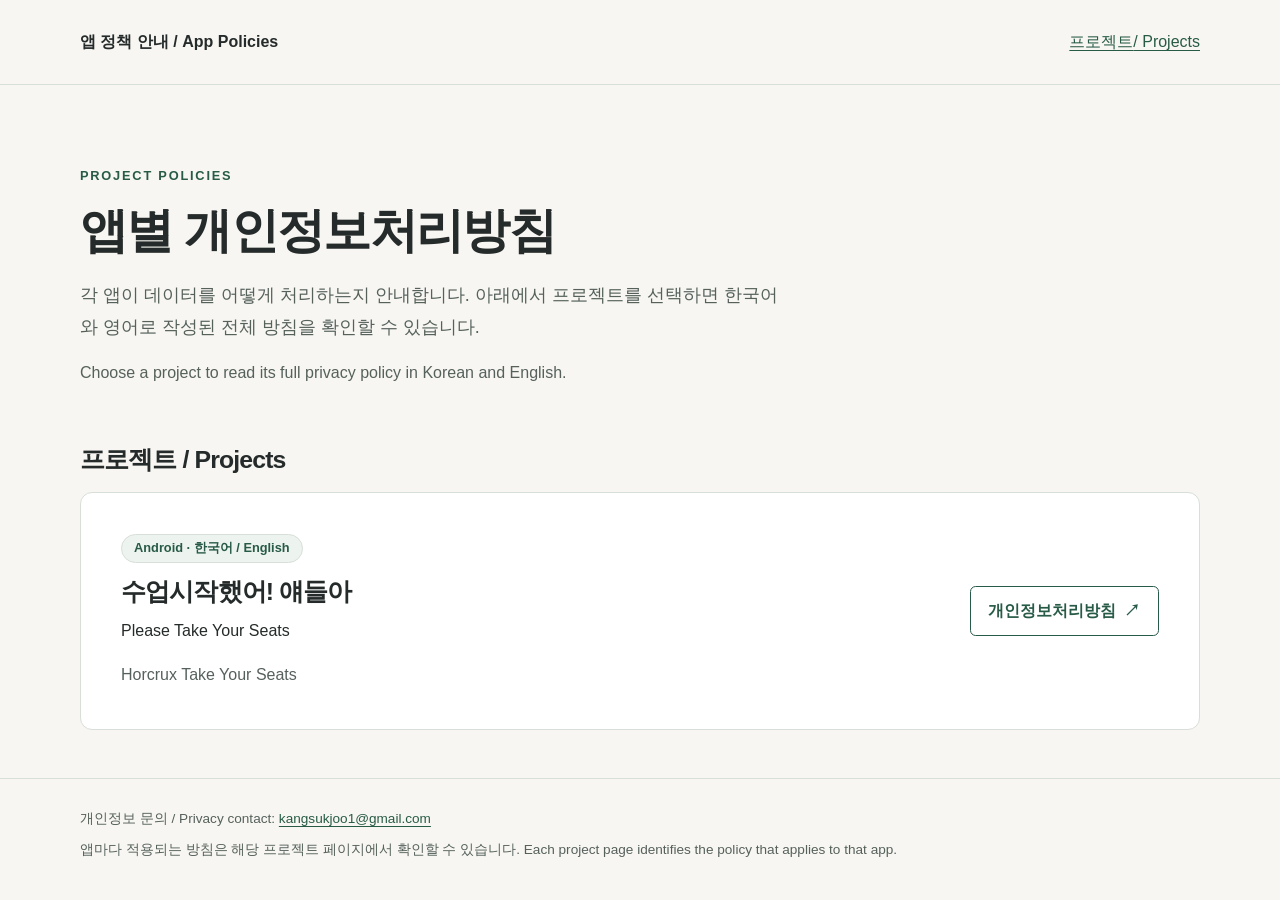
<file: index.html>
<!doctype html>
<html lang="ko">
<head>
  <meta charset="utf-8">
  <meta name="viewport" content="width=device-width, initial-scale=1">
  <meta name="description" content="프로젝트별 개인정보처리방침 안내. App privacy policies in Korean and English.">
  <meta name="referrer" content="no-referrer">
  <meta http-equiv="Content-Security-Policy" content="default-src 'none'; style-src 'self'; base-uri 'none'; form-action 'none'">
  <title>앱 정책 안내 · App Policies</title>
  <link rel="stylesheet" href="assets/styles.css">
</head>
<body id="top">
  <a class="skip-link" href="#main">본문 바로가기</a>
  <header class="site-header">
    <div class="wrap header-row">
      <a class="brand" href="./">앱 정책 안내 <span lang="en">/ App Policies</span></a>
      <nav class="header-links" aria-label="사이트 메뉴">
        <a href="#projects">프로젝트 <span lang="en">/ Projects</span></a>
      </nav>
    </div>
  </header>
  <main class="wrap" id="main">
    <div class="hero">
      <p class="eyebrow" lang="en">Project policies</p>
      <h1>앱별 개인정보처리방침</h1>
      <p class="lead">각 앱이 데이터를 어떻게 처리하는지 안내합니다. 아래에서 프로젝트를 선택하면 한국어와 영어로 작성된 전체 방침을 확인할 수 있습니다.</p>
      <p class="muted" lang="en">Choose a project to read its full privacy policy in Korean and English.</p>
    </div>
    <section id="projects" aria-labelledby="projects-heading">
      <h2 id="projects-heading">프로젝트 <span lang="en">/ Projects</span></h2>
      <ul class="project-list">
        <li class="project-card">
          <div>
            <span class="tag">Android · 한국어 / English</span>
            <h2>수업시작했어! 얘들아</h2>
            <p lang="en">Please Take Your Seats</p>
            <p class="muted" lang="en">Horcrux Take Your Seats</p>
          </div>
          <a class="action" href="take-your-seats/">개인정보처리방침 <span aria-hidden="true">↗</span></a>
        </li>
      </ul>
    </section>
  </main>
  <footer class="site-footer">
    <div class="wrap">
      <p>개인정보 문의 <span lang="en">/ Privacy contact</span>: <a href="mailto:kangsukjoo1@gmail.com">kangsukjoo1@gmail.com</a></p>
      <p>앱마다 적용되는 방침은 해당 프로젝트 페이지에서 확인할 수 있습니다. <span lang="en">Each project page identifies the policy that applies to that app.</span></p>
    </div>
  </footer>
</body>
</html>
</file>
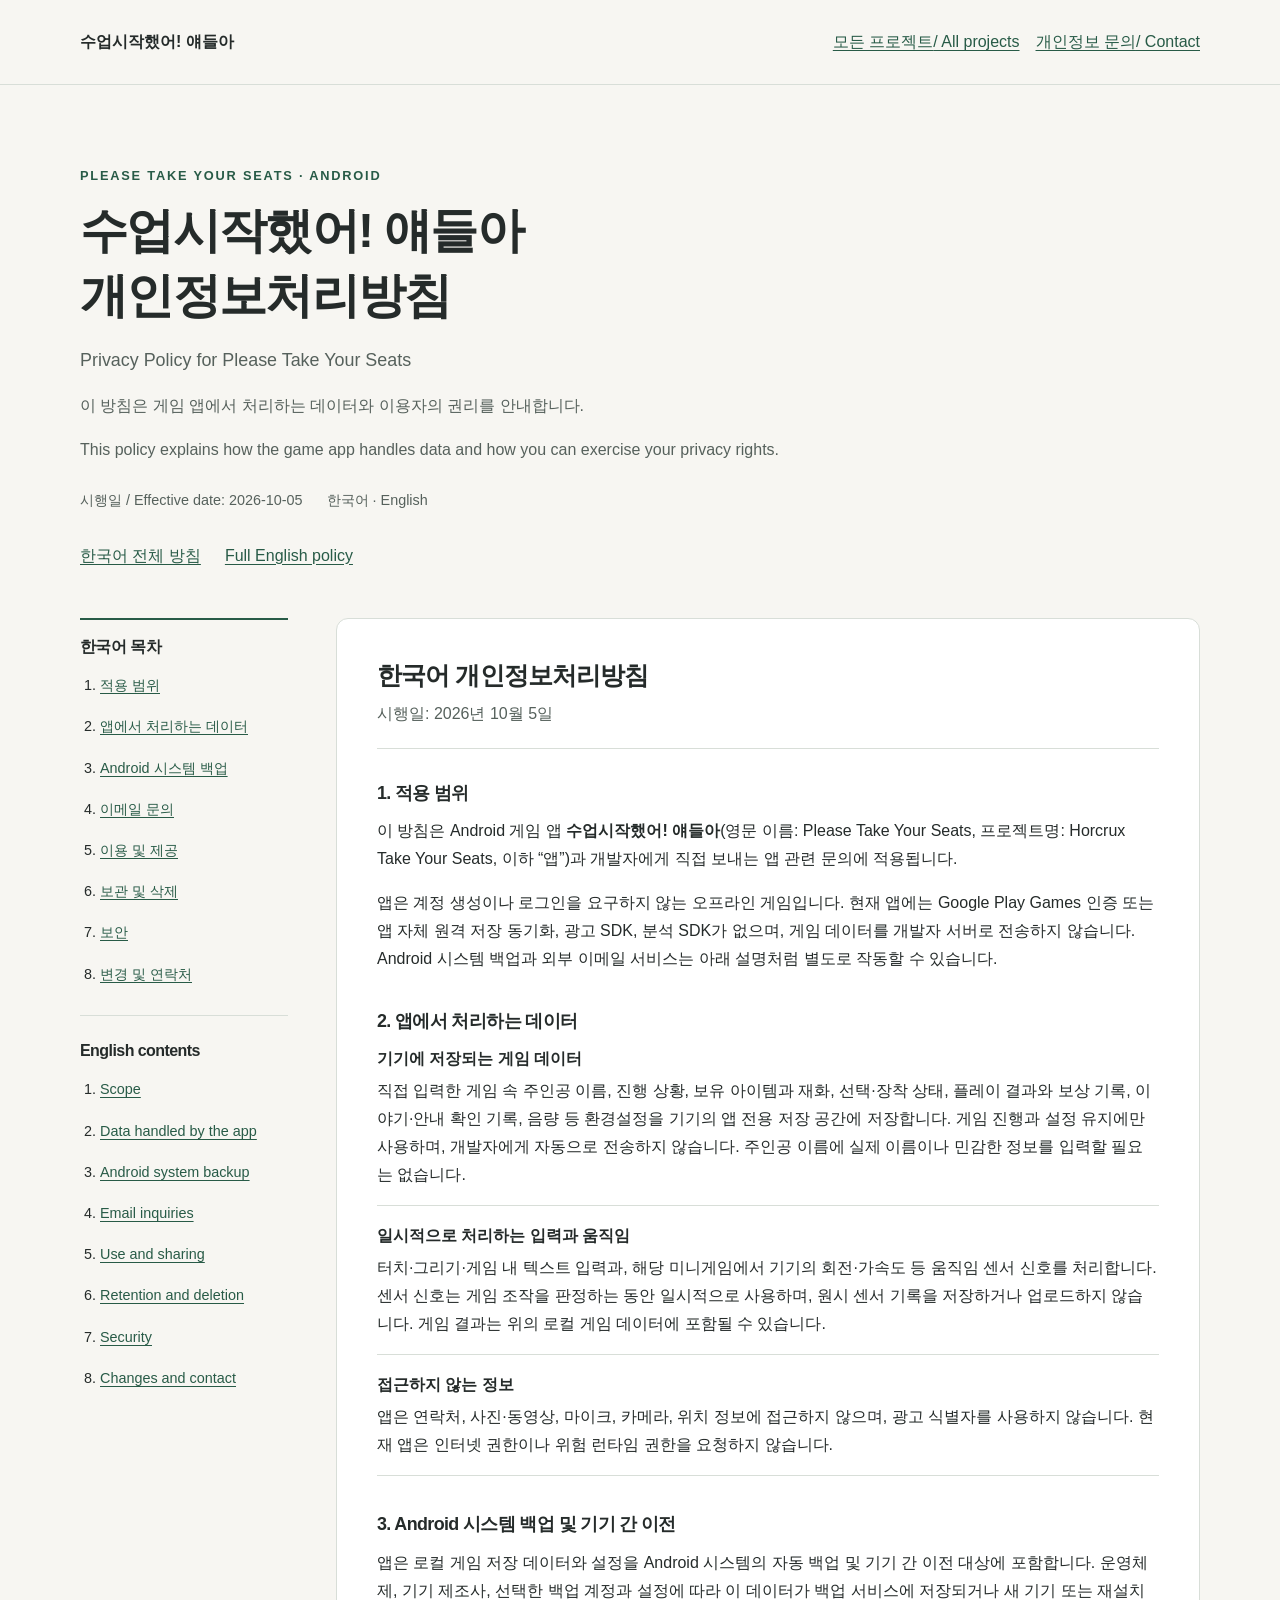
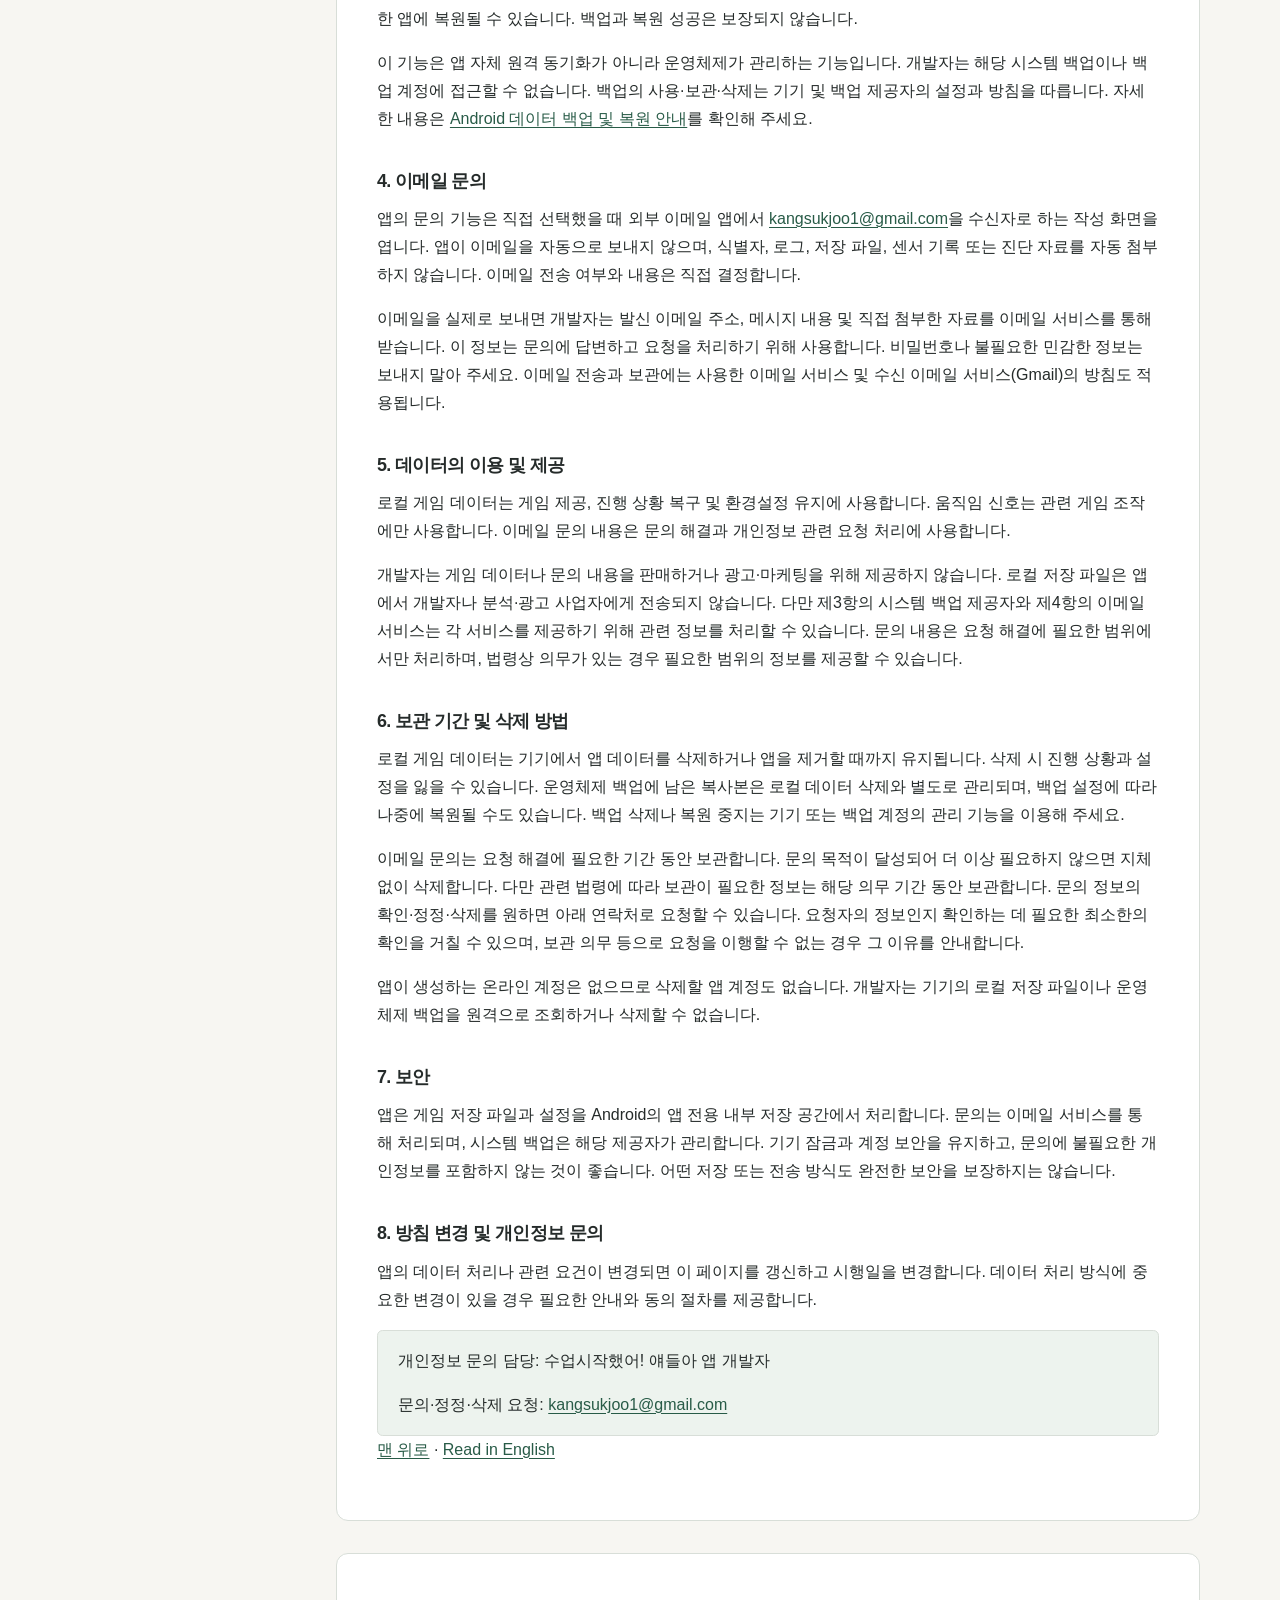
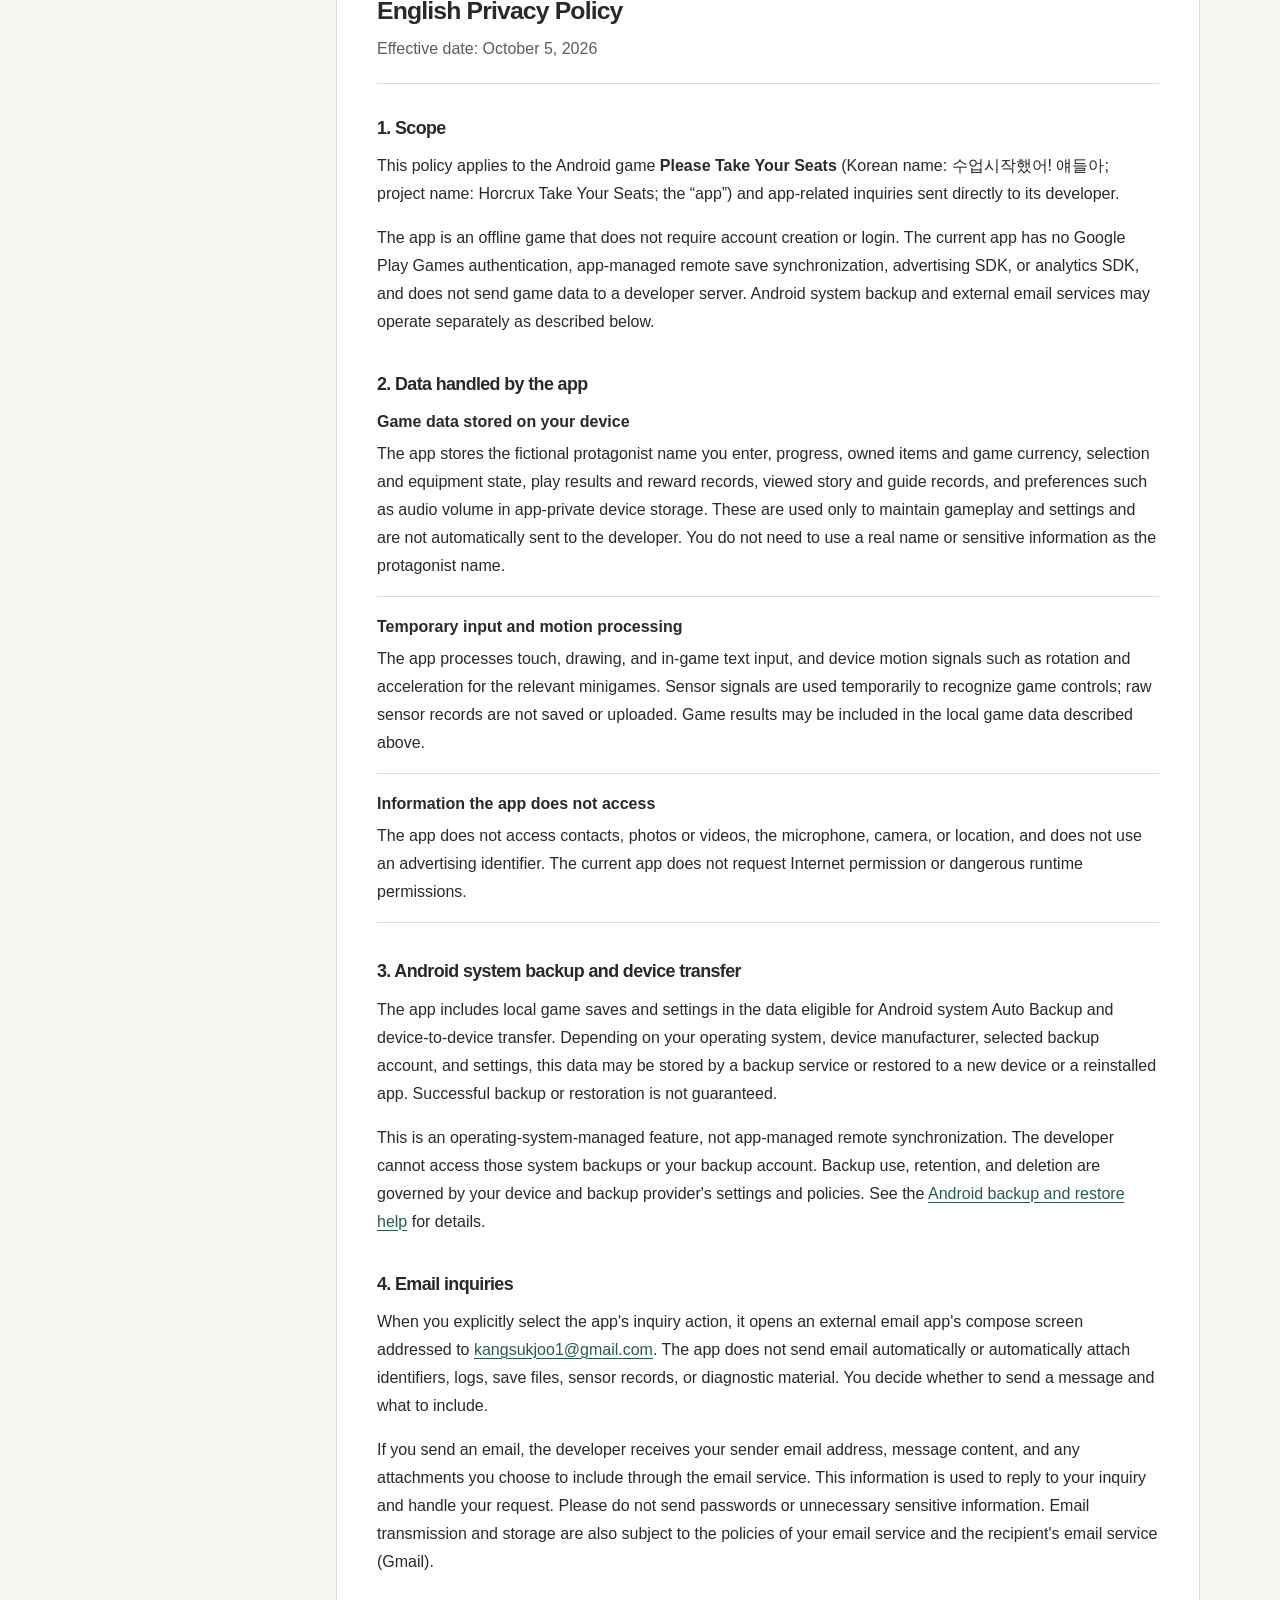
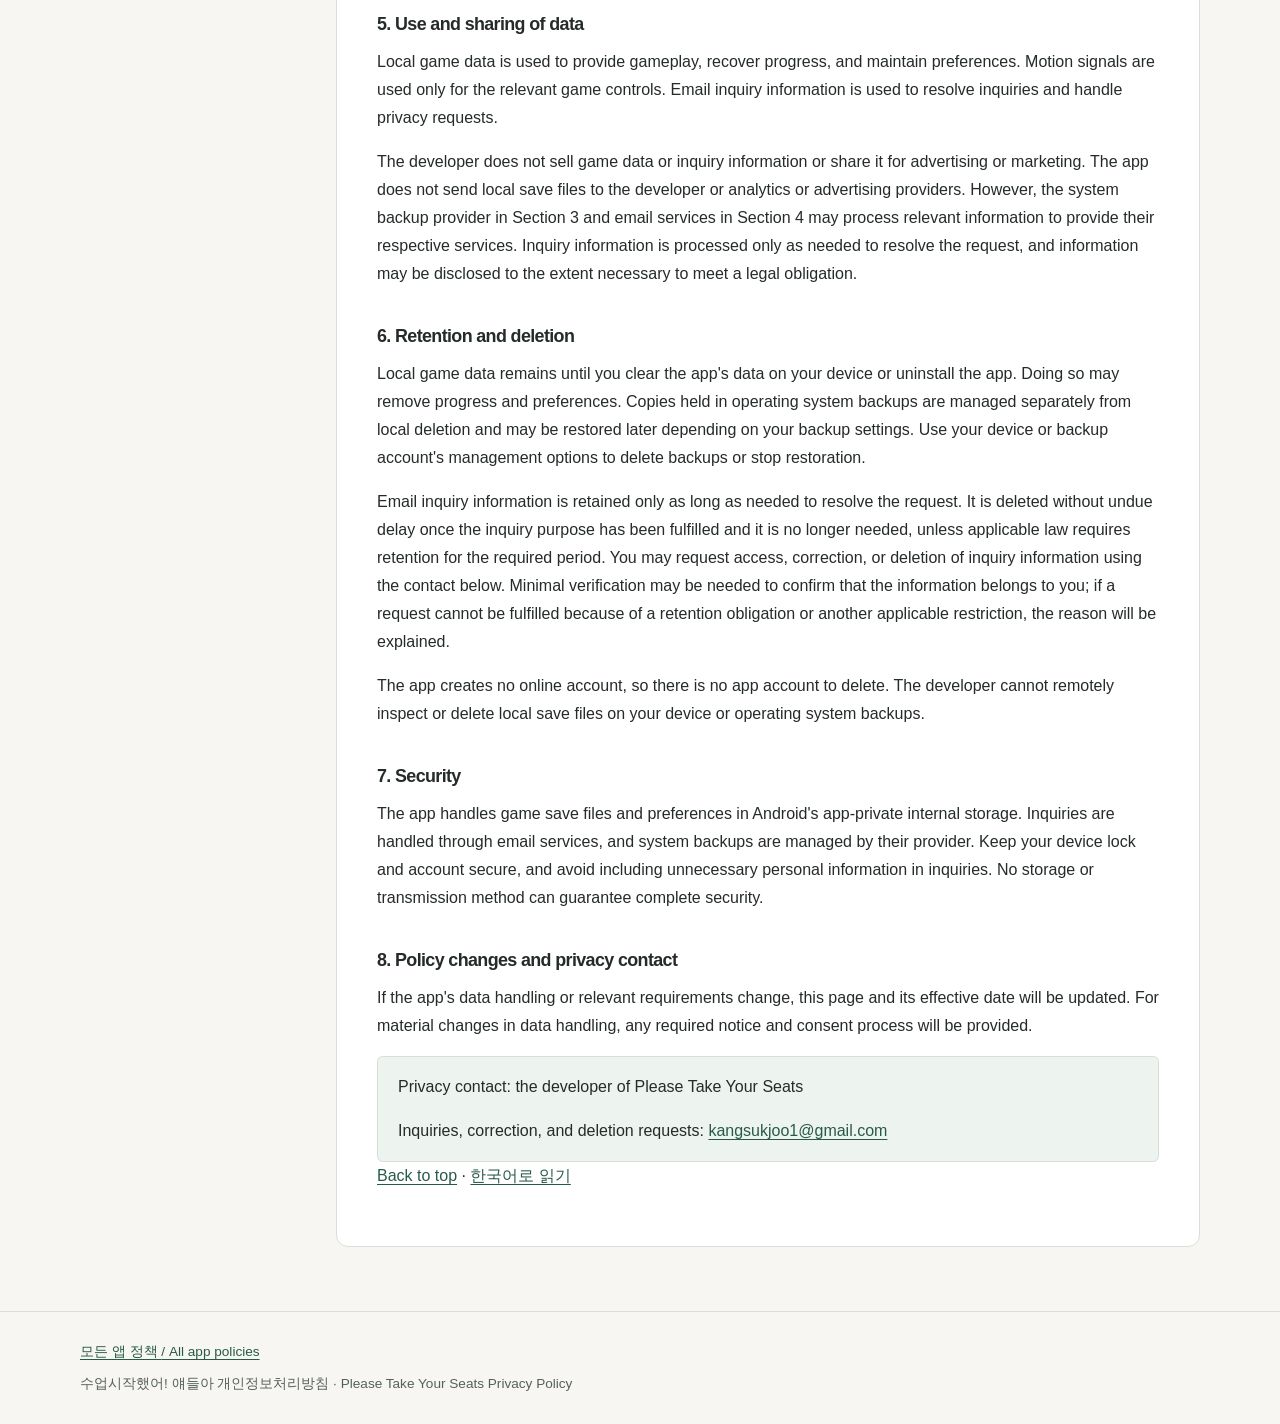
<file: take-your-seats/index.html>
<!doctype html>
<html lang="ko">
<head>
  <meta charset="utf-8">
  <meta name="viewport" content="width=device-width, initial-scale=1">
  <meta name="description" content="수업시작했어! 얘들아 / Please Take Your Seats 앱의 개인정보처리방침. 로컬 게임 저장, 기기 백업, 이메일 문의와 삭제 방법을 안내합니다.">
  <meta name="referrer" content="no-referrer">
  <meta http-equiv="Content-Security-Policy" content="default-src 'none'; style-src 'self'; base-uri 'none'; form-action 'none'">
  <title>수업시작했어! 얘들아 · 개인정보처리방침</title>
  <link rel="canonical" href="https://sudorepository.github.io/take-your-seats/">
  <link rel="stylesheet" href="../assets/styles.css">
</head>
<body id="top">
  <a class="skip-link" href="#main">본문 바로가기</a>
  <header class="site-header">
    <div class="wrap header-row">
      <a class="brand" href="./">수업시작했어! 얘들아</a>
      <nav class="header-links" aria-label="사이트 메뉴">
        <a href="../#projects">모든 프로젝트 <span lang="en">/ All projects</span></a>
        <a href="#ko-contact">개인정보 문의 <span lang="en">/ Contact</span></a>
      </nav>
    </div>
  </header>
  <main class="wrap" id="main">
    <div class="hero">
      <p class="eyebrow" lang="en">Please Take Your Seats · Android</p>
      <h1>수업시작했어! 얘들아<br>개인정보처리방침</h1>
      <p class="lead" lang="en">Privacy Policy for Please Take Your Seats</p>
      <p class="muted">이 방침은 게임 앱에서 처리하는 데이터와 이용자의 권리를 안내합니다.</p>
      <p class="muted" lang="en">This policy explains how the game app handles data and how you can exercise your privacy rights.</p>
      <div class="meta">
        <span>시행일 <span lang="en">/ Effective date</span>: <time datetime="2026-10-05">2026-10-05</time></span>
        <span>한국어 · <span lang="en">English</span></span>
      </div>
      <nav class="language-links" aria-label="방침 언어 / Policy language">
        <a href="#korean" lang="ko" hreflang="ko">한국어 전체 방침</a>
        <a href="#english" lang="en" hreflang="en">Full English policy</a>
      </nav>
    </div>
    <div class="policy-layout">
      <nav class="policy-nav" aria-label="방침 목차 / Policy contents">
        <div class="nav-group" lang="ko">
          <h2>한국어 목차</h2>
          <ol>
            <li><a href="#ko-scope">적용 범위</a></li>
            <li><a href="#ko-data">앱에서 처리하는 데이터</a></li>
            <li><a href="#ko-backup">Android 시스템 백업</a></li>
            <li><a href="#ko-email">이메일 문의</a></li>
            <li><a href="#ko-sharing">이용 및 제공</a></li>
            <li><a href="#ko-deletion">보관 및 삭제</a></li>
            <li><a href="#ko-security">보안</a></li>
            <li><a href="#ko-contact">변경 및 연락처</a></li>
          </ol>
        </div>
        <div class="nav-group" lang="en">
          <h2>English contents</h2>
          <ol>
            <li><a href="#en-scope">Scope</a></li>
            <li><a href="#en-data">Data handled by the app</a></li>
            <li><a href="#en-backup">Android system backup</a></li>
            <li><a href="#en-email">Email inquiries</a></li>
            <li><a href="#en-sharing">Use and sharing</a></li>
            <li><a href="#en-deletion">Retention and deletion</a></li>
            <li><a href="#en-security">Security</a></li>
            <li><a href="#en-contact">Changes and contact</a></li>
          </ol>
        </div>
      </nav>
      <div class="policy-body">
        <article class="policy-language" id="korean" lang="ko" aria-labelledby="korean-heading">
          <header class="language-heading">
            <h2 id="korean-heading">한국어 개인정보처리방침</h2>
            <p class="muted">시행일: 2026년 10월 5일</p>
          </header>
          <section class="policy-section" id="ko-scope" aria-labelledby="ko-scope-heading">
            <h3 id="ko-scope-heading">1. 적용 범위</h3>
            <p>이 방침은 Android 게임 앱 <strong>수업시작했어! 얘들아</strong>(영문 이름: <span lang="en">Please Take Your Seats</span>, 프로젝트명: <span lang="en">Horcrux Take Your Seats</span>, 이하 “앱”)과 개발자에게 직접 보내는 앱 관련 문의에 적용됩니다.</p>
            <p>앱은 계정 생성이나 로그인을 요구하지 않는 오프라인 게임입니다. 현재 앱에는 Google Play Games 인증 또는 앱 자체 원격 저장 동기화, 광고 SDK, 분석 SDK가 없으며, 게임 데이터를 개발자 서버로 전송하지 않습니다. Android 시스템 백업과 외부 이메일 서비스는 아래 설명처럼 별도로 작동할 수 있습니다.</p>
          </section>
          <section class="policy-section" id="ko-data" aria-labelledby="ko-data-heading">
            <h3 id="ko-data-heading">2. 앱에서 처리하는 데이터</h3>
            <dl class="data-list">
              <div><dt>기기에 저장되는 게임 데이터</dt><dd>직접 입력한 게임 속 주인공 이름, 진행 상황, 보유 아이템과 재화, 선택·장착 상태, 플레이 결과와 보상 기록, 이야기·안내 확인 기록, 음량 등 환경설정을 기기의 앱 전용 저장 공간에 저장합니다. 게임 진행과 설정 유지에만 사용하며, 개발자에게 자동으로 전송하지 않습니다. 주인공 이름에 실제 이름이나 민감한 정보를 입력할 필요는 없습니다.</dd></div>
              <div><dt>일시적으로 처리하는 입력과 움직임</dt><dd>터치·그리기·게임 내 텍스트 입력과, 해당 미니게임에서 기기의 회전·가속도 등 움직임 센서 신호를 처리합니다. 센서 신호는 게임 조작을 판정하는 동안 일시적으로 사용하며, 원시 센서 기록을 저장하거나 업로드하지 않습니다. 게임 결과는 위의 로컬 게임 데이터에 포함될 수 있습니다.</dd></div>
              <div><dt>접근하지 않는 정보</dt><dd>앱은 연락처, 사진·동영상, 마이크, 카메라, 위치 정보에 접근하지 않으며, 광고 식별자를 사용하지 않습니다. 현재 앱은 인터넷 권한이나 위험 런타임 권한을 요청하지 않습니다.</dd></div>
            </dl>
          </section>
          <section class="policy-section" id="ko-backup" aria-labelledby="ko-backup-heading">
            <h3 id="ko-backup-heading">3. Android 시스템 백업 및 기기 간 이전</h3>
            <p>앱은 로컬 게임 저장 데이터와 설정을 Android 시스템의 자동 백업 및 기기 간 이전 대상에 포함합니다. 운영체제, 기기 제조사, 선택한 백업 계정과 설정에 따라 이 데이터가 백업 서비스에 저장되거나 새 기기 또는 재설치한 앱에 복원될 수 있습니다. 백업과 복원 성공은 보장되지 않습니다.</p>
            <p>이 기능은 앱 자체 원격 동기화가 아니라 운영체제가 관리하는 기능입니다. 개발자는 해당 시스템 백업이나 백업 계정에 접근할 수 없습니다. 백업의 사용·보관·삭제는 기기 및 백업 제공자의 설정과 방침을 따릅니다. 자세한 내용은 <a href="https://support.google.com/android/answer/2819582?hl=ko">Android 데이터 백업 및 복원 안내</a>를 확인해 주세요.</p>
          </section>
          <section class="policy-section" id="ko-email" aria-labelledby="ko-email-heading">
            <h3 id="ko-email-heading">4. 이메일 문의</h3>
            <p>앱의 문의 기능은 직접 선택했을 때 외부 이메일 앱에서 <a href="mailto:kangsukjoo1@gmail.com">kangsukjoo1@gmail.com</a>을 수신자로 하는 작성 화면을 엽니다. 앱이 이메일을 자동으로 보내지 않으며, 식별자, 로그, 저장 파일, 센서 기록 또는 진단 자료를 자동 첨부하지 않습니다. 이메일 전송 여부와 내용은 직접 결정합니다.</p>
            <p>이메일을 실제로 보내면 개발자는 발신 이메일 주소, 메시지 내용 및 직접 첨부한 자료를 이메일 서비스를 통해 받습니다. 이 정보는 문의에 답변하고 요청을 처리하기 위해 사용합니다. 비밀번호나 불필요한 민감한 정보는 보내지 말아 주세요. 이메일 전송과 보관에는 사용한 이메일 서비스 및 수신 이메일 서비스(Gmail)의 방침도 적용됩니다.</p>
          </section>
          <section class="policy-section" id="ko-sharing" aria-labelledby="ko-sharing-heading">
            <h3 id="ko-sharing-heading">5. 데이터의 이용 및 제공</h3>
            <p>로컬 게임 데이터는 게임 제공, 진행 상황 복구 및 환경설정 유지에 사용합니다. 움직임 신호는 관련 게임 조작에만 사용합니다. 이메일 문의 내용은 문의 해결과 개인정보 관련 요청 처리에 사용합니다.</p>
            <p>개발자는 게임 데이터나 문의 내용을 판매하거나 광고·마케팅을 위해 제공하지 않습니다. 로컬 저장 파일은 앱에서 개발자나 분석·광고 사업자에게 전송되지 않습니다. 다만 제3항의 시스템 백업 제공자와 제4항의 이메일 서비스는 각 서비스를 제공하기 위해 관련 정보를 처리할 수 있습니다. 문의 내용은 요청 해결에 필요한 범위에서만 처리하며, 법령상 의무가 있는 경우 필요한 범위의 정보를 제공할 수 있습니다.</p>
          </section>
          <section class="policy-section" id="ko-deletion" aria-labelledby="ko-deletion-heading">
            <h3 id="ko-deletion-heading">6. 보관 기간 및 삭제 방법</h3>
            <p>로컬 게임 데이터는 기기에서 앱 데이터를 삭제하거나 앱을 제거할 때까지 유지됩니다. 삭제 시 진행 상황과 설정을 잃을 수 있습니다. 운영체제 백업에 남은 복사본은 로컬 데이터 삭제와 별도로 관리되며, 백업 설정에 따라 나중에 복원될 수도 있습니다. 백업 삭제나 복원 중지는 기기 또는 백업 계정의 관리 기능을 이용해 주세요.</p>
            <p>이메일 문의는 요청 해결에 필요한 기간 동안 보관합니다. 문의 목적이 달성되어 더 이상 필요하지 않으면 지체 없이 삭제합니다. 다만 관련 법령에 따라 보관이 필요한 정보는 해당 의무 기간 동안 보관합니다. 문의 정보의 확인·정정·삭제를 원하면 아래 연락처로 요청할 수 있습니다. 요청자의 정보인지 확인하는 데 필요한 최소한의 확인을 거칠 수 있으며, 보관 의무 등으로 요청을 이행할 수 없는 경우 그 이유를 안내합니다.</p>
            <p>앱이 생성하는 온라인 계정은 없으므로 삭제할 앱 계정도 없습니다. 개발자는 기기의 로컬 저장 파일이나 운영체제 백업을 원격으로 조회하거나 삭제할 수 없습니다.</p>
          </section>
          <section class="policy-section" id="ko-security" aria-labelledby="ko-security-heading">
            <h3 id="ko-security-heading">7. 보안</h3>
            <p>앱은 게임 저장 파일과 설정을 Android의 앱 전용 내부 저장 공간에서 처리합니다. 문의는 이메일 서비스를 통해 처리되며, 시스템 백업은 해당 제공자가 관리합니다. 기기 잠금과 계정 보안을 유지하고, 문의에 불필요한 개인정보를 포함하지 않는 것이 좋습니다. 어떤 저장 또는 전송 방식도 완전한 보안을 보장하지는 않습니다.</p>
          </section>
          <section class="policy-section" id="ko-contact" aria-labelledby="ko-contact-heading">
            <h3 id="ko-contact-heading">8. 방침 변경 및 개인정보 문의</h3>
            <p>앱의 데이터 처리나 관련 요건이 변경되면 이 페이지를 갱신하고 시행일을 변경합니다. 데이터 처리 방식에 중요한 변경이 있을 경우 필요한 안내와 동의 절차를 제공합니다.</p>
            <div class="contact-box">
              <p>개인정보 문의 담당: 수업시작했어! 얘들아 앱 개발자</p>
              <p>문의·정정·삭제 요청: <a href="mailto:kangsukjoo1@gmail.com">kangsukjoo1@gmail.com</a></p>
            </div>
          </section>
          <p class="back-to-top"><a href="#top">맨 위로</a> · <a href="#english" lang="en">Read in English</a></p>
        </article>
        <article class="policy-language" id="english" lang="en" aria-labelledby="english-heading">
          <header class="language-heading">
            <h2 id="english-heading">English Privacy Policy</h2>
            <p class="muted">Effective date: October 5, 2026</p>
          </header>
          <section class="policy-section" id="en-scope" aria-labelledby="en-scope-heading">
            <h3 id="en-scope-heading">1. Scope</h3>
            <p>This policy applies to the Android game <strong>Please Take Your Seats</strong> (Korean name: <span lang="ko">수업시작했어! 얘들아</span>; project name: Horcrux Take Your Seats; the “app”) and app-related inquiries sent directly to its developer.</p>
            <p>The app is an offline game that does not require account creation or login. The current app has no Google Play Games authentication, app-managed remote save synchronization, advertising SDK, or analytics SDK, and does not send game data to a developer server. Android system backup and external email services may operate separately as described below.</p>
          </section>
          <section class="policy-section" id="en-data" aria-labelledby="en-data-heading">
            <h3 id="en-data-heading">2. Data handled by the app</h3>
            <dl class="data-list">
              <div><dt>Game data stored on your device</dt><dd>The app stores the fictional protagonist name you enter, progress, owned items and game currency, selection and equipment state, play results and reward records, viewed story and guide records, and preferences such as audio volume in app-private device storage. These are used only to maintain gameplay and settings and are not automatically sent to the developer. You do not need to use a real name or sensitive information as the protagonist name.</dd></div>
              <div><dt>Temporary input and motion processing</dt><dd>The app processes touch, drawing, and in-game text input, and device motion signals such as rotation and acceleration for the relevant minigames. Sensor signals are used temporarily to recognize game controls; raw sensor records are not saved or uploaded. Game results may be included in the local game data described above.</dd></div>
              <div><dt>Information the app does not access</dt><dd>The app does not access contacts, photos or videos, the microphone, camera, or location, and does not use an advertising identifier. The current app does not request Internet permission or dangerous runtime permissions.</dd></div>
            </dl>
          </section>
          <section class="policy-section" id="en-backup" aria-labelledby="en-backup-heading">
            <h3 id="en-backup-heading">3. Android system backup and device transfer</h3>
            <p>The app includes local game saves and settings in the data eligible for Android system Auto Backup and device-to-device transfer. Depending on your operating system, device manufacturer, selected backup account, and settings, this data may be stored by a backup service or restored to a new device or a reinstalled app. Successful backup or restoration is not guaranteed.</p>
            <p>This is an operating-system-managed feature, not app-managed remote synchronization. The developer cannot access those system backups or your backup account. Backup use, retention, and deletion are governed by your device and backup provider's settings and policies. See the <a href="https://support.google.com/android/answer/2819582?hl=en">Android backup and restore help</a> for details.</p>
          </section>
          <section class="policy-section" id="en-email" aria-labelledby="en-email-heading">
            <h3 id="en-email-heading">4. Email inquiries</h3>
            <p>When you explicitly select the app's inquiry action, it opens an external email app's compose screen addressed to <a href="mailto:kangsukjoo1@gmail.com">kangsukjoo1@gmail.com</a>. The app does not send email automatically or automatically attach identifiers, logs, save files, sensor records, or diagnostic material. You decide whether to send a message and what to include.</p>
            <p>If you send an email, the developer receives your sender email address, message content, and any attachments you choose to include through the email service. This information is used to reply to your inquiry and handle your request. Please do not send passwords or unnecessary sensitive information. Email transmission and storage are also subject to the policies of your email service and the recipient's email service (Gmail).</p>
          </section>
          <section class="policy-section" id="en-sharing" aria-labelledby="en-sharing-heading">
            <h3 id="en-sharing-heading">5. Use and sharing of data</h3>
            <p>Local game data is used to provide gameplay, recover progress, and maintain preferences. Motion signals are used only for the relevant game controls. Email inquiry information is used to resolve inquiries and handle privacy requests.</p>
            <p>The developer does not sell game data or inquiry information or share it for advertising or marketing. The app does not send local save files to the developer or analytics or advertising providers. However, the system backup provider in Section 3 and email services in Section 4 may process relevant information to provide their respective services. Inquiry information is processed only as needed to resolve the request, and information may be disclosed to the extent necessary to meet a legal obligation.</p>
          </section>
          <section class="policy-section" id="en-deletion" aria-labelledby="en-deletion-heading">
            <h3 id="en-deletion-heading">6. Retention and deletion</h3>
            <p>Local game data remains until you clear the app's data on your device or uninstall the app. Doing so may remove progress and preferences. Copies held in operating system backups are managed separately from local deletion and may be restored later depending on your backup settings. Use your device or backup account's management options to delete backups or stop restoration.</p>
            <p>Email inquiry information is retained only as long as needed to resolve the request. It is deleted without undue delay once the inquiry purpose has been fulfilled and it is no longer needed, unless applicable law requires retention for the required period. You may request access, correction, or deletion of inquiry information using the contact below. Minimal verification may be needed to confirm that the information belongs to you; if a request cannot be fulfilled because of a retention obligation or another applicable restriction, the reason will be explained.</p>
            <p>The app creates no online account, so there is no app account to delete. The developer cannot remotely inspect or delete local save files on your device or operating system backups.</p>
          </section>
          <section class="policy-section" id="en-security" aria-labelledby="en-security-heading">
            <h3 id="en-security-heading">7. Security</h3>
            <p>The app handles game save files and preferences in Android's app-private internal storage. Inquiries are handled through email services, and system backups are managed by their provider. Keep your device lock and account secure, and avoid including unnecessary personal information in inquiries. No storage or transmission method can guarantee complete security.</p>
          </section>
          <section class="policy-section" id="en-contact" aria-labelledby="en-contact-heading">
            <h3 id="en-contact-heading">8. Policy changes and privacy contact</h3>
            <p>If the app's data handling or relevant requirements change, this page and its effective date will be updated. For material changes in data handling, any required notice and consent process will be provided.</p>
            <div class="contact-box">
              <p>Privacy contact: the developer of Please Take Your Seats</p>
              <p>Inquiries, correction, and deletion requests: <a href="mailto:kangsukjoo1@gmail.com">kangsukjoo1@gmail.com</a></p>
            </div>
          </section>
          <p class="back-to-top"><a href="#top">Back to top</a> · <a href="#korean" lang="ko">한국어로 읽기</a></p>
        </article>
      </div>
    </div>
  </main>
  <footer class="site-footer">
    <div class="wrap">
      <p><a href="../">모든 앱 정책 <span lang="en">/ All app policies</span></a></p>
      <p>수업시작했어! 얘들아 개인정보처리방침 · <span lang="en">Please Take Your Seats Privacy Policy</span></p>
    </div>
  </footer>
</body>
</html>
</file>
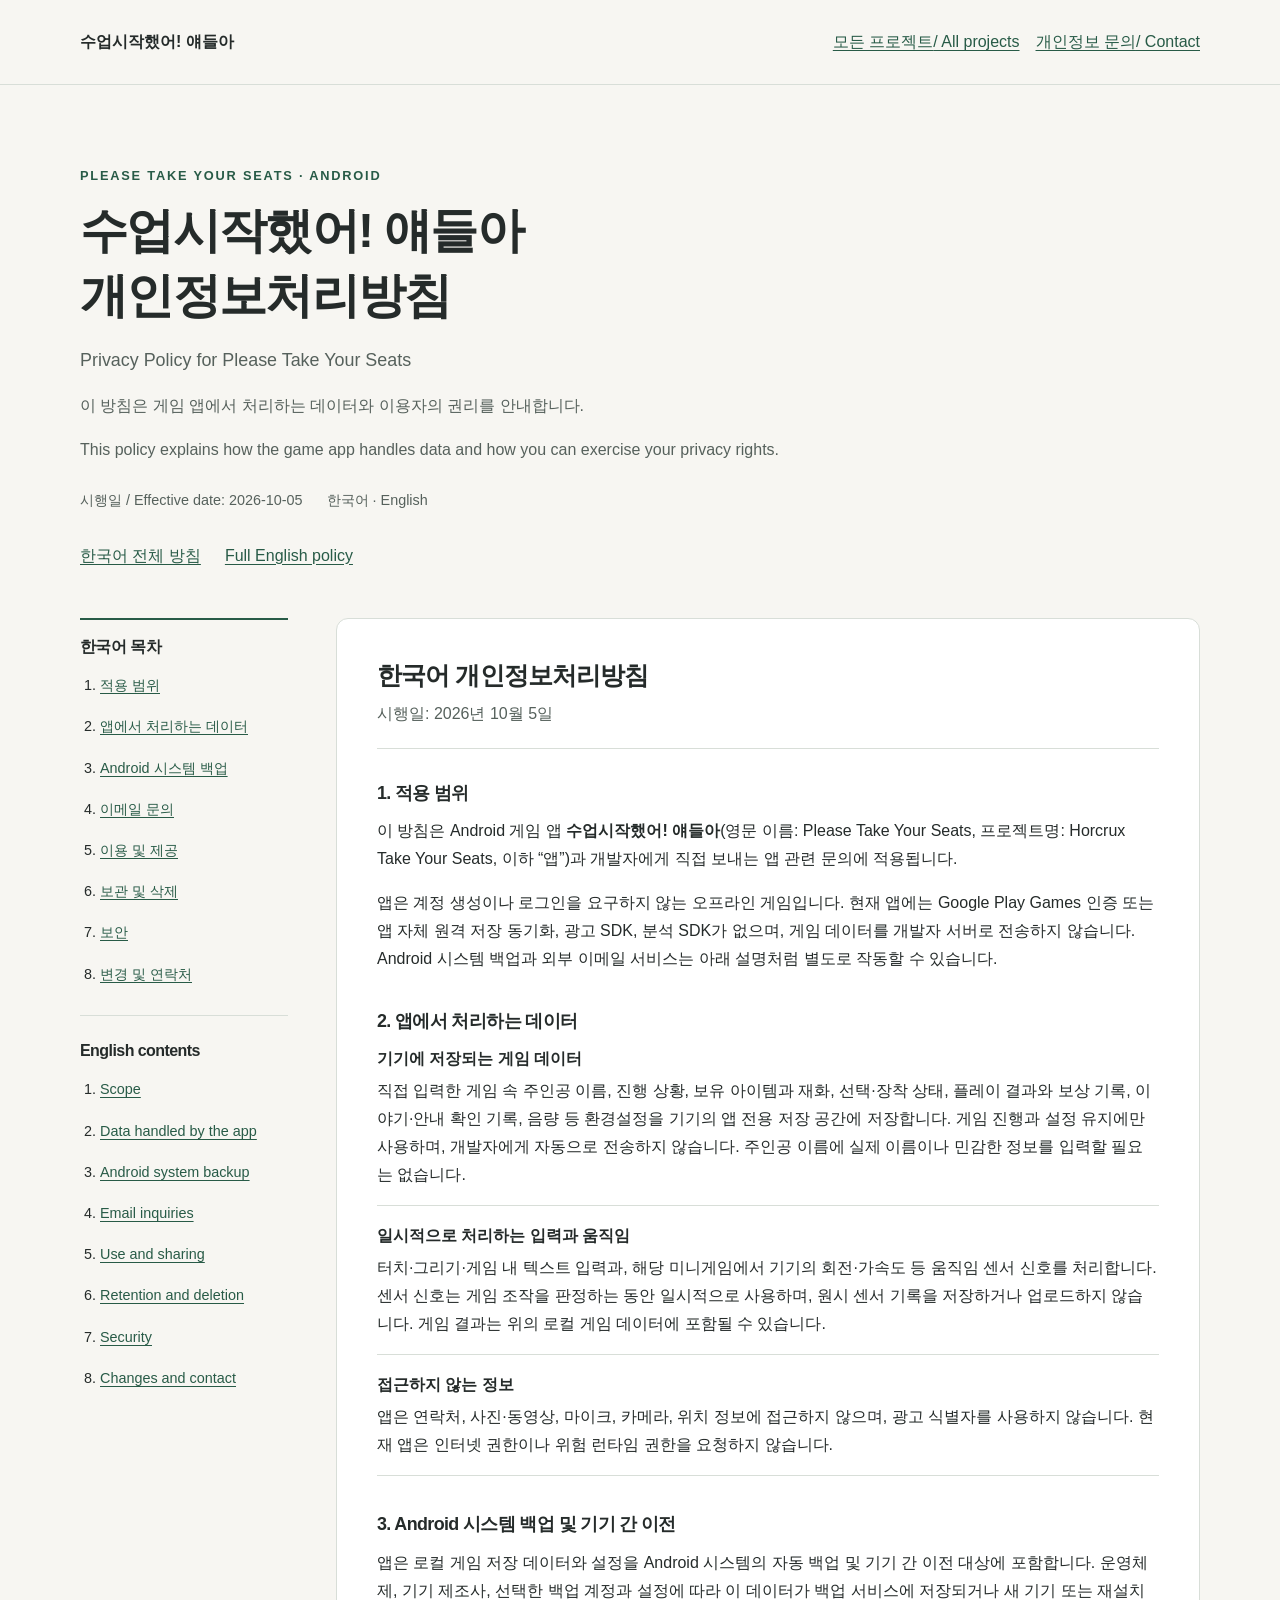
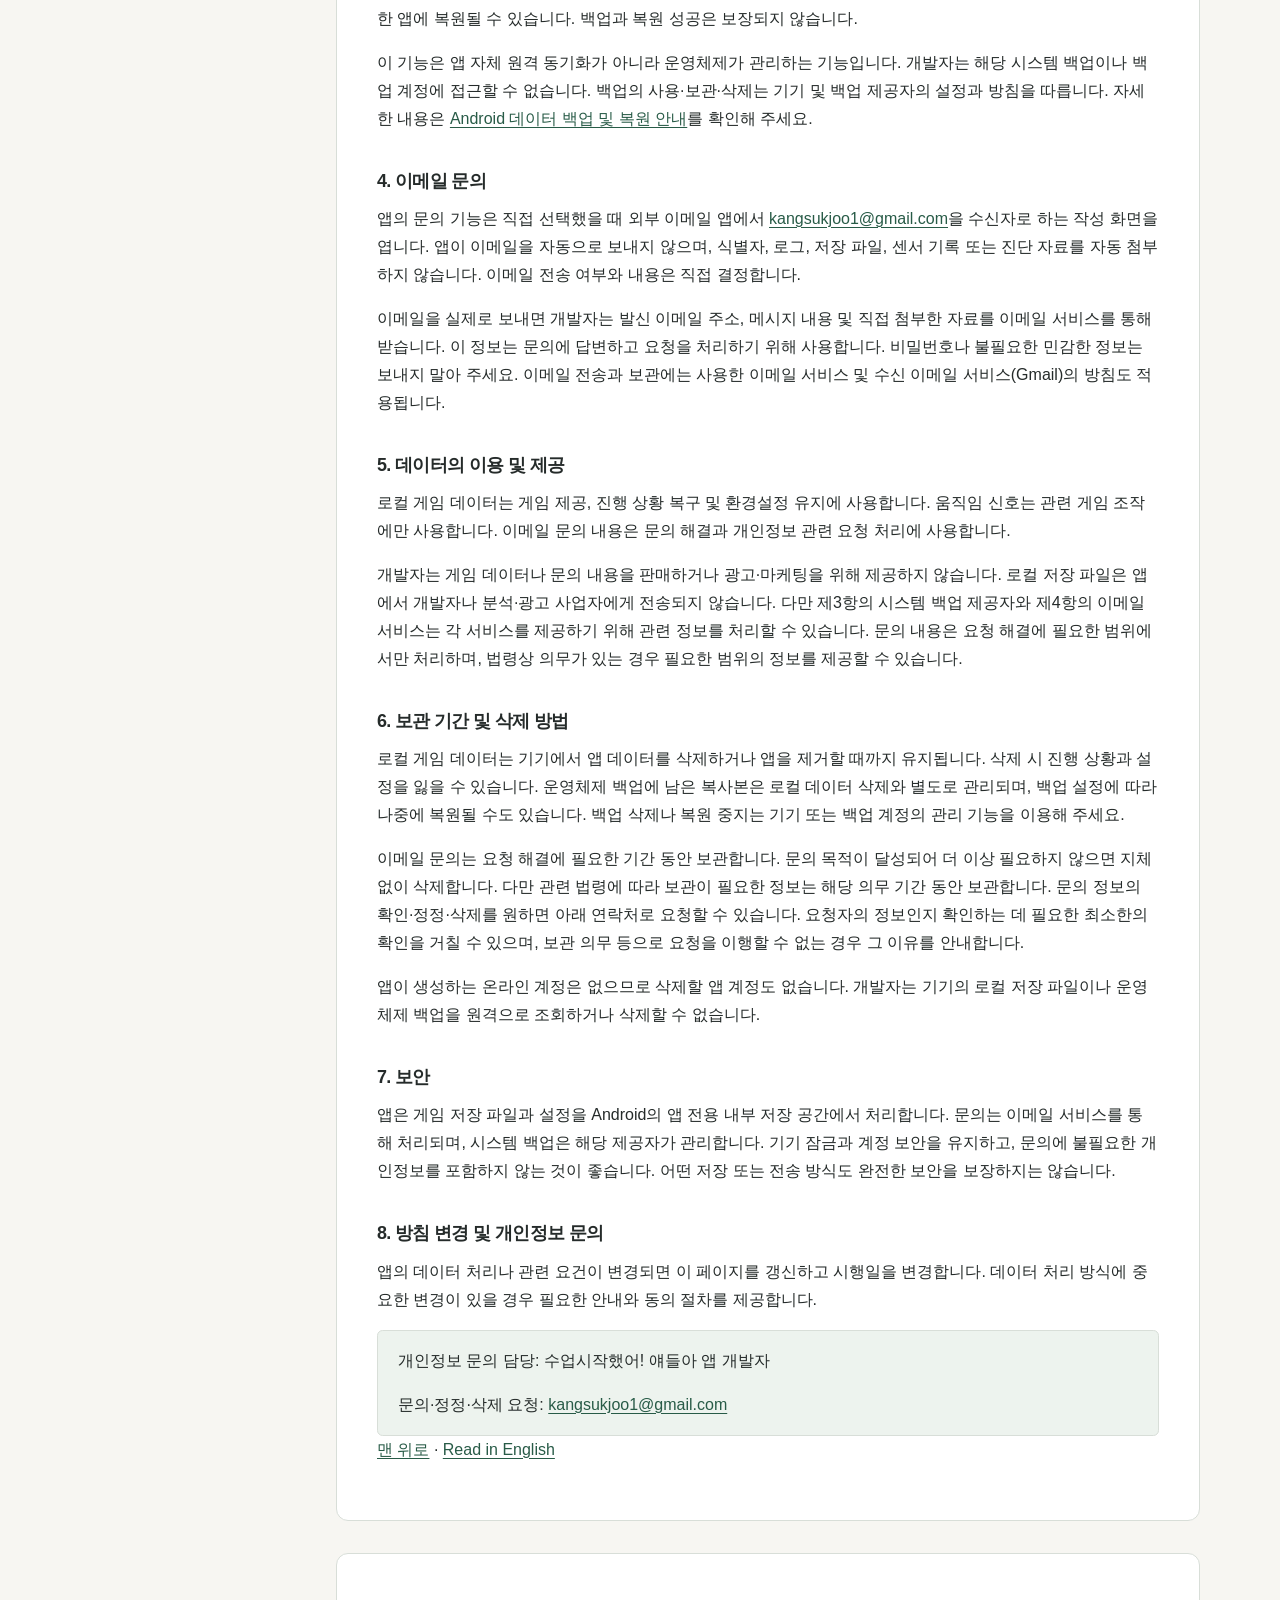
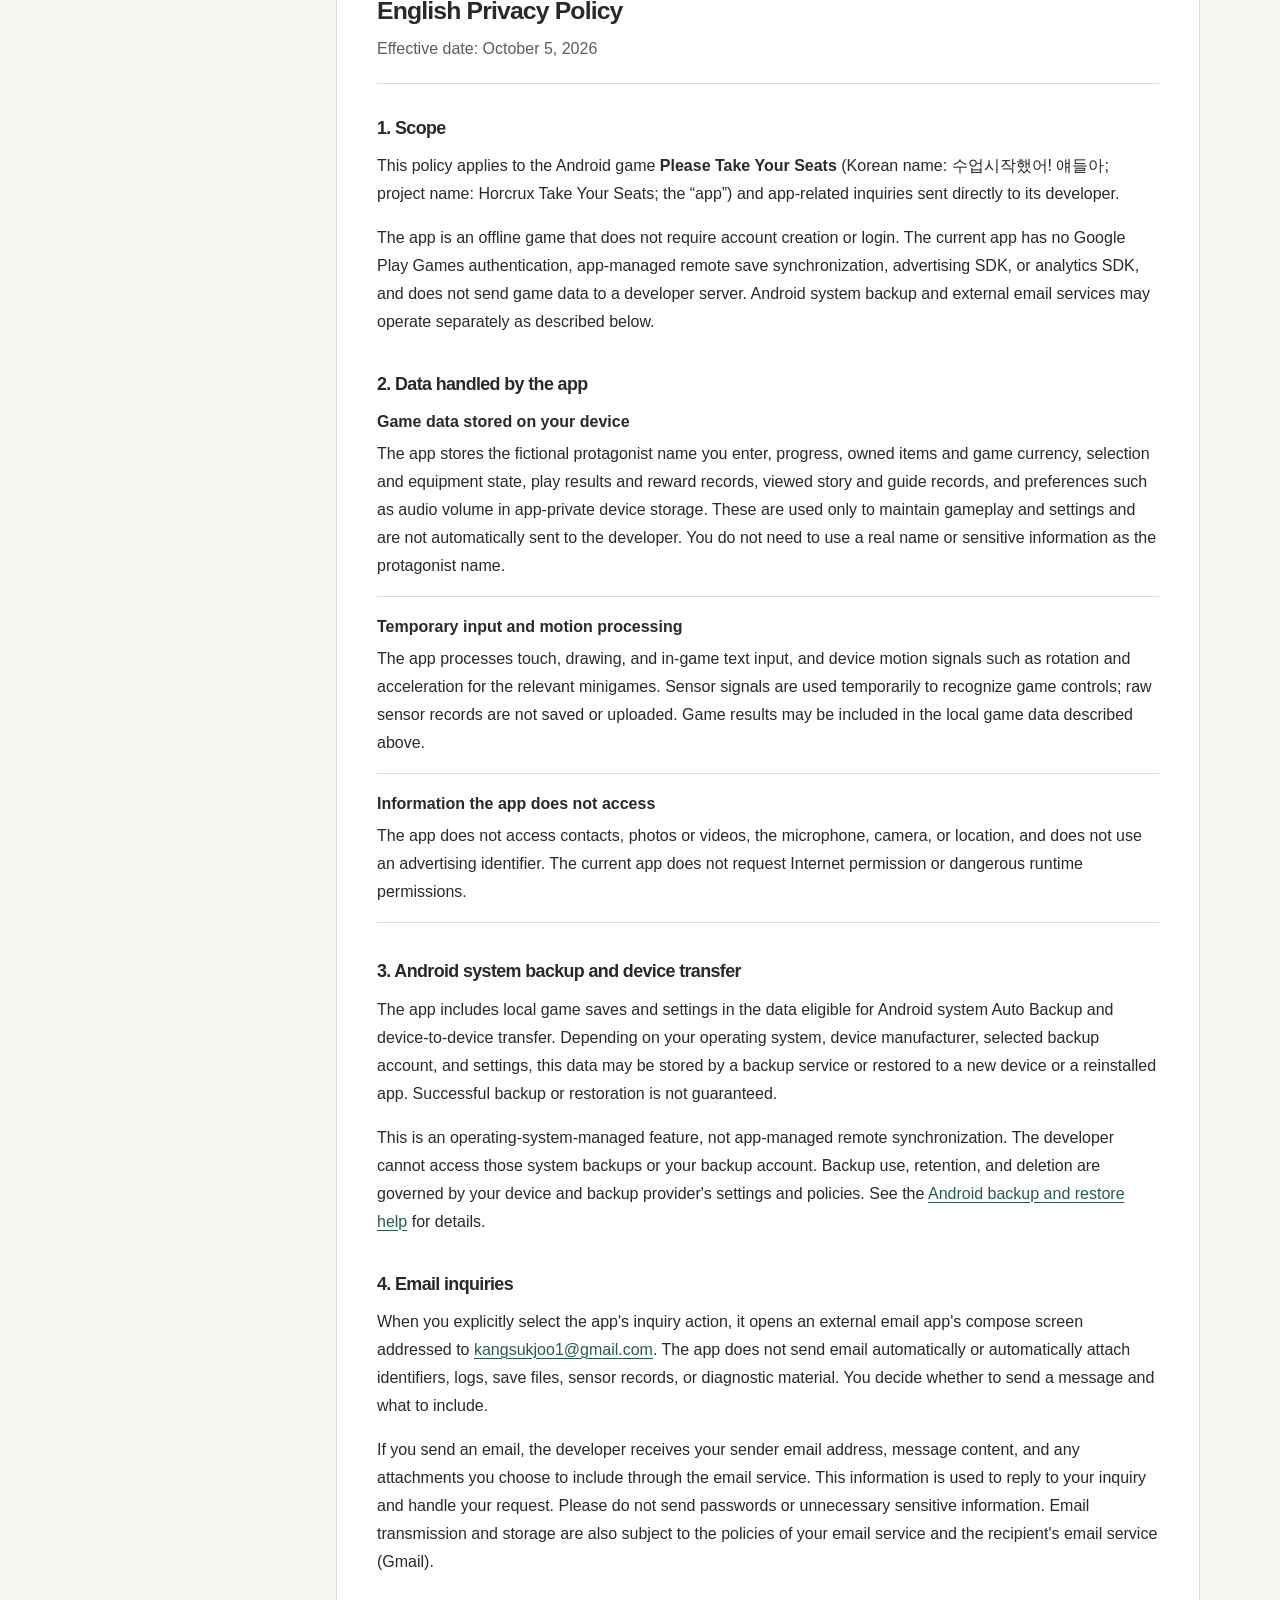
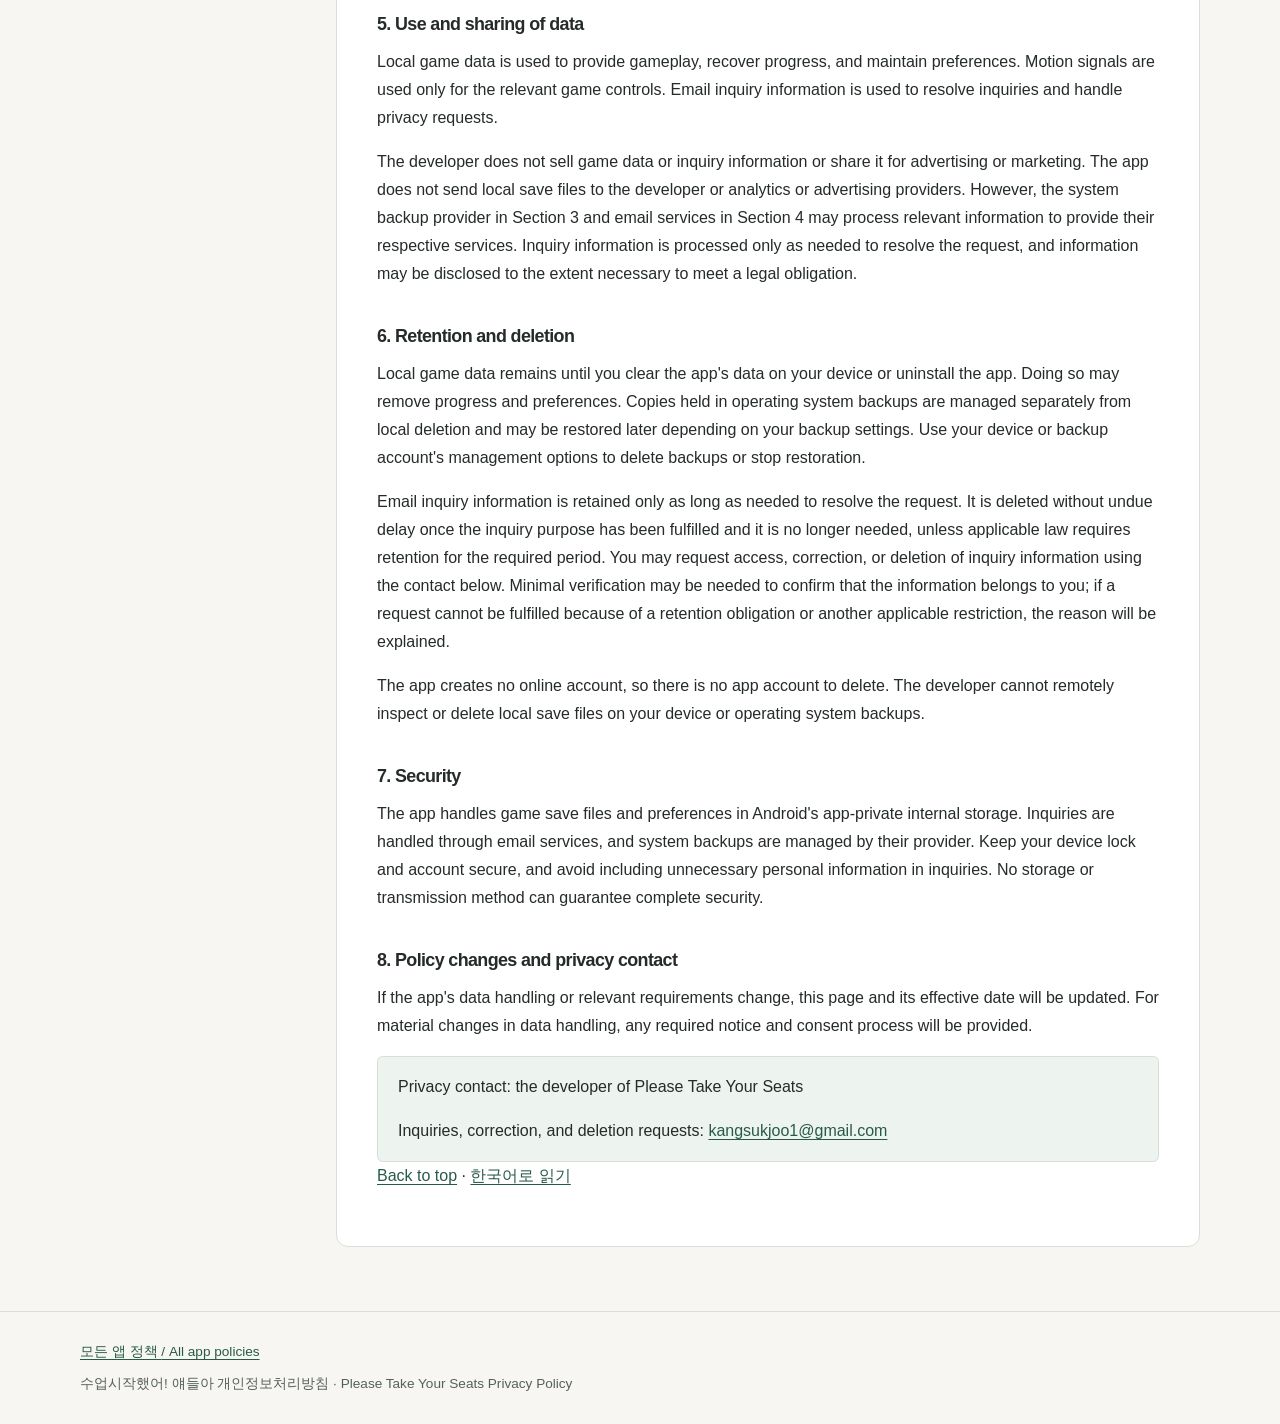
<file: terms/horcrux-take-your-seats/index.html>
<!doctype html>
<html lang="ko">
<head>
  <meta charset="utf-8">
  <meta name="viewport" content="width=device-width, initial-scale=1">
  <meta http-equiv="refresh" content="0; url=../../take-your-seats/">
  <link rel="canonical" href="https://sudorepository.github.io/take-your-seats/">
  <title>수업시작했어! 얘들아 · 개인정보처리방침</title>
</head>
<body>
  <p><a href="../../take-your-seats/">수업시작했어! 얘들아 개인정보처리방침</a></p>
  <p lang="en"><a href="../../take-your-seats/#english">Please Take Your Seats Privacy Policy</a></p>
</body>
</html>
</file>
<file: assets/styles.css>
:root {
  color-scheme: light;
  --paper: #f7f6f2;
  --surface: #ffffff;
  --ink: #252b2a;
  --muted: #56615c;
  --line: #d8ded8;
  --accent: #285b47;
  --soft: #edf3ee;
  font-family: -apple-system, BlinkMacSystemFont, "Segoe UI", "Apple SD Gothic Neo", "Malgun Gothic", sans-serif;
  font-size: 100%;
  line-height: 1.75;
}

* { box-sizing: border-box; }
html { scroll-padding-top: 1.5rem; }
body { margin: 0; color: var(--ink); background: var(--paper); }
a { color: var(--accent); text-underline-offset: .2em; text-decoration-thickness: .08em; overflow-wrap: anywhere; }
a:hover { text-decoration-thickness: .15em; }
a:focus-visible { outline: 3px solid var(--accent); outline-offset: 4px; border-radius: 2px; }
h1, h2, h3, p, ul, ol, dl { margin-top: 0; }
h1, h2, h3 { line-height: 1.35; letter-spacing: -.035em; overflow-wrap: anywhere; }
h1 { font-size: clamp(1.8rem, 5vw, 3rem); margin-bottom: 1rem; }
h2 { font-size: 1.55rem; margin-bottom: 1rem; }
h3 { font-size: 1.12rem; margin-bottom: .75rem; }
p, li, dd { overflow-wrap: break-word; word-break: normal; }
p { margin-bottom: 1rem; }
ul, ol { padding-left: 1.35rem; }
li + li { margin-top: .5rem; }
[id] { scroll-margin-top: 1.5rem; }
.wrap { width: min(100% - 3rem, 70rem); margin-inline: auto; }
.skip-link { position: absolute; top: .75rem; left: .75rem; transform: translateY(-180%); padding: .75rem 1rem; background: var(--surface); z-index: 2; }
.skip-link:focus { transform: translateY(0); }
.site-header { border-bottom: 1px solid var(--line); }
.header-row { display: flex; flex-wrap: wrap; align-items: center; justify-content: space-between; gap: 1rem; padding-block: 1.25rem; }
.brand { font-weight: 700; color: var(--ink); text-decoration: none; }
.header-links { display: flex; flex-wrap: wrap; gap: .5rem 1rem; }
.header-links a, .language-links a { display: inline-flex; min-height: 2.75rem; align-items: center; }
.hero { padding-block: clamp(2.5rem, 7vw, 5rem) 2.5rem; max-width: 52rem; }
.eyebrow { color: var(--accent); font-size: .8rem; font-weight: 700; letter-spacing: .14em; text-transform: uppercase; margin-bottom: .75rem; }
.lead { font-size: 1.12rem; color: var(--muted); max-width: 44rem; }
.muted { color: var(--muted); }
.meta { display: flex; flex-wrap: wrap; gap: .5rem 1.5rem; margin-block: 1.5rem 0; font-size: .9rem; color: var(--muted); }
.project-list { list-style: none; padding: 0; margin-bottom: 3rem; }
.project-card { display: grid; grid-template-columns: minmax(0, 1fr) auto; align-items: center; gap: 1.5rem; background: var(--surface); padding: clamp(1.5rem, 4vw, 2.5rem); border: 1px solid var(--line); border-radius: .75rem; }
.project-card h2 { margin-block: .75rem .5rem; }
.project-card p:last-child { margin-bottom: 0; }
.tag { display: inline-block; background: var(--soft); color: var(--accent); border: 1px solid var(--line); border-radius: 2rem; padding: .15rem .75rem; font-size: .8rem; font-weight: 600; }
.action { display: inline-flex; min-height: 2.75rem; justify-content: center; align-items: center; gap: .5rem; padding: .65rem 1.1rem; border: 1px solid var(--accent); border-radius: .35rem; text-decoration: none; font-weight: 600; }
.action:hover { background: var(--soft); }
.note { padding: 1.5rem; border-left: 3px solid var(--accent); background: var(--soft); }
.note p:last-child { margin-bottom: 0; }
.policy-layout { display: grid; grid-template-columns: 13rem minmax(0, 1fr); gap: 3rem; align-items: start; padding-bottom: 4rem; }
.policy-nav { border-top: 2px solid var(--accent); padding-top: 1rem; font-size: .9rem; }
.policy-nav h2 { font-size: 1rem; margin-bottom: .75rem; }
.policy-nav ol { padding-left: 1.25rem; }
.policy-nav a { display: inline-block; padding-block: .25rem; }
.policy-nav .nav-group + .nav-group { border-top: 1px solid var(--line); margin-top: 1.5rem; padding-top: 1.5rem; }
.language-links { display: flex; gap: 1.5rem; margin-top: 1.25rem; }
.policy-body { min-width: 0; }
.policy-language { background: var(--surface); border: 1px solid var(--line); border-radius: .75rem; padding: clamp(1.25rem, 4vw, 2.5rem); }
.policy-language + .policy-language { margin-top: 2rem; }
.language-heading { padding-bottom: 1.25rem; border-bottom: 1px solid var(--line); margin-bottom: 2rem; }
.language-heading h2 { margin-bottom: .5rem; }
.language-heading p { margin-bottom: 0; }
.policy-section + .policy-section { margin-top: 2.25rem; }
.data-list { margin-bottom: 1rem; }
.data-list div { padding: 1rem 0; border-bottom: 1px solid var(--line); }
.data-list div:first-child { padding-top: 0; }
.data-list dt { font-weight: 700; margin-bottom: .25rem; }
.data-list dd { margin: 0; }
.contact-box { padding: 1rem 1.25rem; background: var(--soft); border: 1px solid var(--line); border-radius: .35rem; }
.contact-box p:last-child { margin-bottom: 0; }
.site-footer { border-top: 1px solid var(--line); padding-block: 1.75rem; font-size: .85rem; color: var(--muted); }
.site-footer p { margin-bottom: .5rem; }
.site-footer p:last-child { margin-bottom: 0; }

@media (max-width: 52rem) {
  .policy-layout { grid-template-columns: minmax(0, 1fr); gap: 2rem; }
  .policy-nav { display: grid; grid-template-columns: repeat(2, minmax(0, 1fr)); gap: 1.5rem; }
  .policy-nav .nav-group + .nav-group { border: 0; margin: 0; padding: 0; }
}

@media (max-width: 35rem) {
  .wrap { width: calc(100% - 2rem); }
  .project-card { grid-template-columns: minmax(0, 1fr); }
  .project-card .action { justify-self: start; }
  .policy-nav { grid-template-columns: minmax(0, 1fr); }
  .policy-nav .nav-group + .nav-group { border-top: 1px solid var(--line); padding-top: 1.25rem; }
  .lead { font-size: 1rem; }
}

@media print {
  :root { color: #000; background: #fff; font-size: 10pt; }
  body { background: #fff; }
  .wrap { width: 100%; }
  .skip-link, .header-links, .policy-nav, .language-links, .back-to-top { display: none; }
  .hero { padding-block: 1rem; }
  .policy-layout { display: block; padding-bottom: 0; }
  .policy-language { padding: 0; border: 0; border-radius: 0; }
  .policy-language + .policy-language { break-before: page; }
  h2, h3, dt { break-after: avoid; }
  p, li, dd { orphans: 3; widows: 3; }
  .note, .contact-box, .project-card { background: #fff; border-color: #777; }
  .site-footer { margin-top: 1rem; padding-block: 1rem; }
  a { color: #000; }
  a[href^="https://"]::after { content: " (" attr(href) ")"; font-size: .8em; overflow-wrap: anywhere; }
}
</file>
